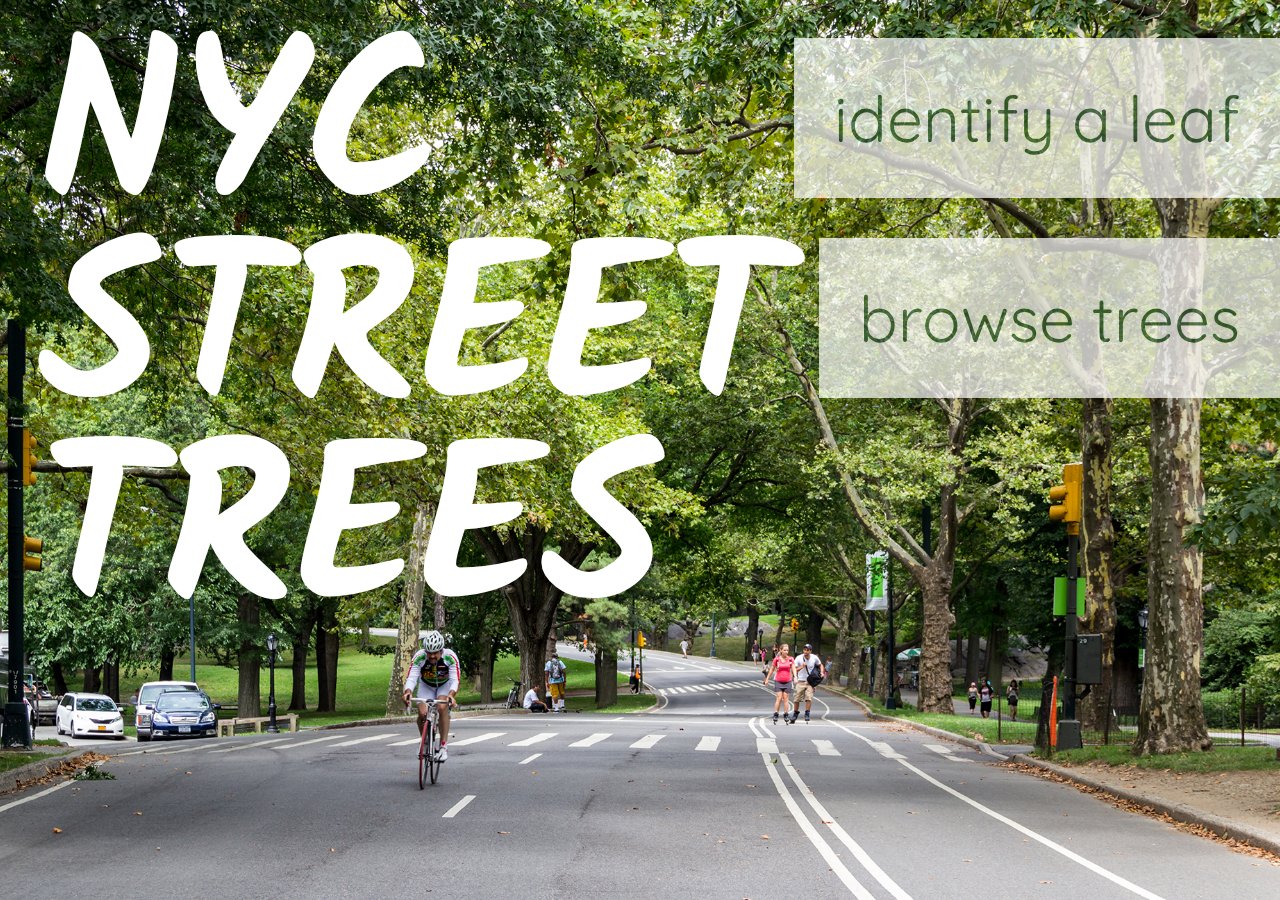
<file: trees/index.html>
<!DOCTYPE html>
<html>
  <head>
    <meta charset="utf-8">
    <link href="https://fonts.googleapis.com/css?family=Kalam" rel="stylesheet">
    <link href="https://fonts.googleapis.com/css?family=Quicksand" rel="stylesheet">
    <link rel="stylesheet" href="styles2.css">
    <title>NYC Street Trees</title>
    <meta name="viewport" content="width=device-width, initial-scale=1.0">
  </head>
  <body>
    <div class="elements">
      <div class="heading">
        <h1>NYC<br>STREET<br>TREES</h1>
      </div>

      <div class="choices">
        <a id="one" href="identify.html">identify a leaf</a>
        <a id="two" href="info-home.html">browse trees</a>
      </div>
    </div>

  </body>
</html>
</file>
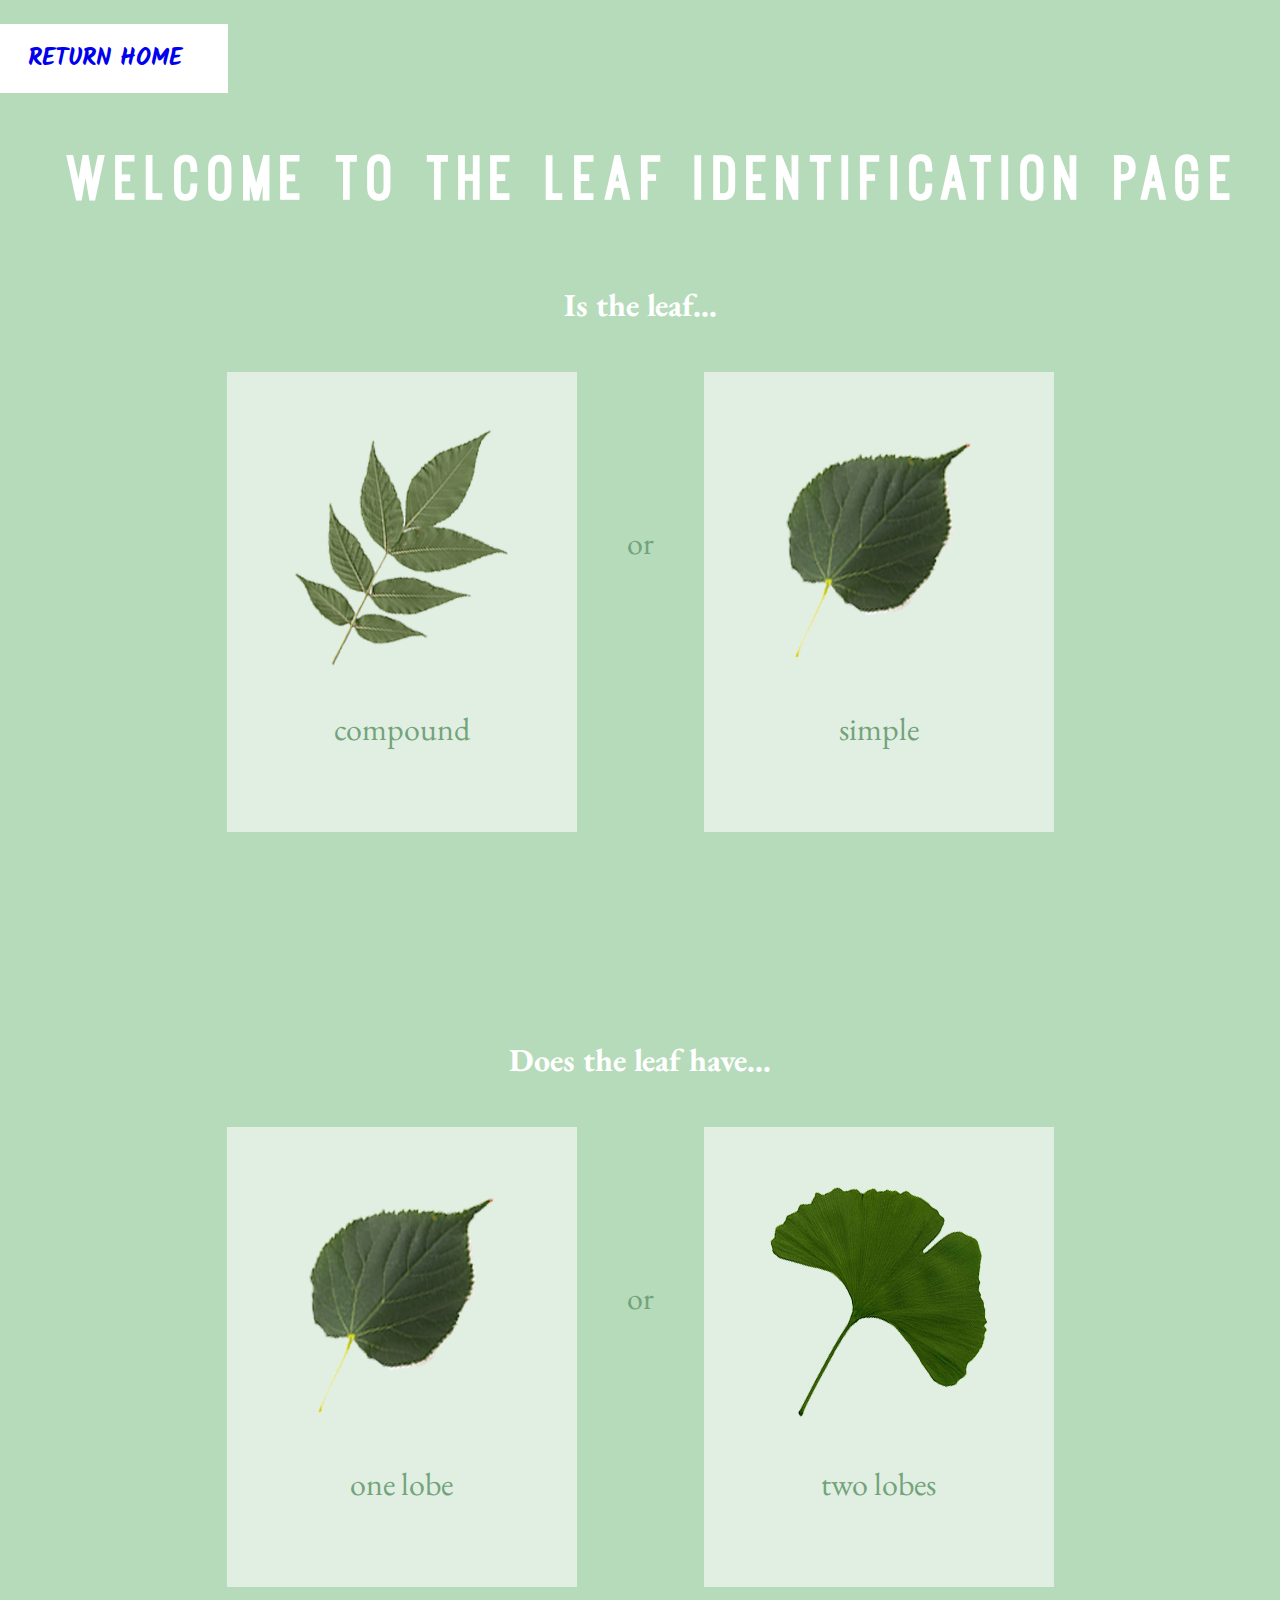
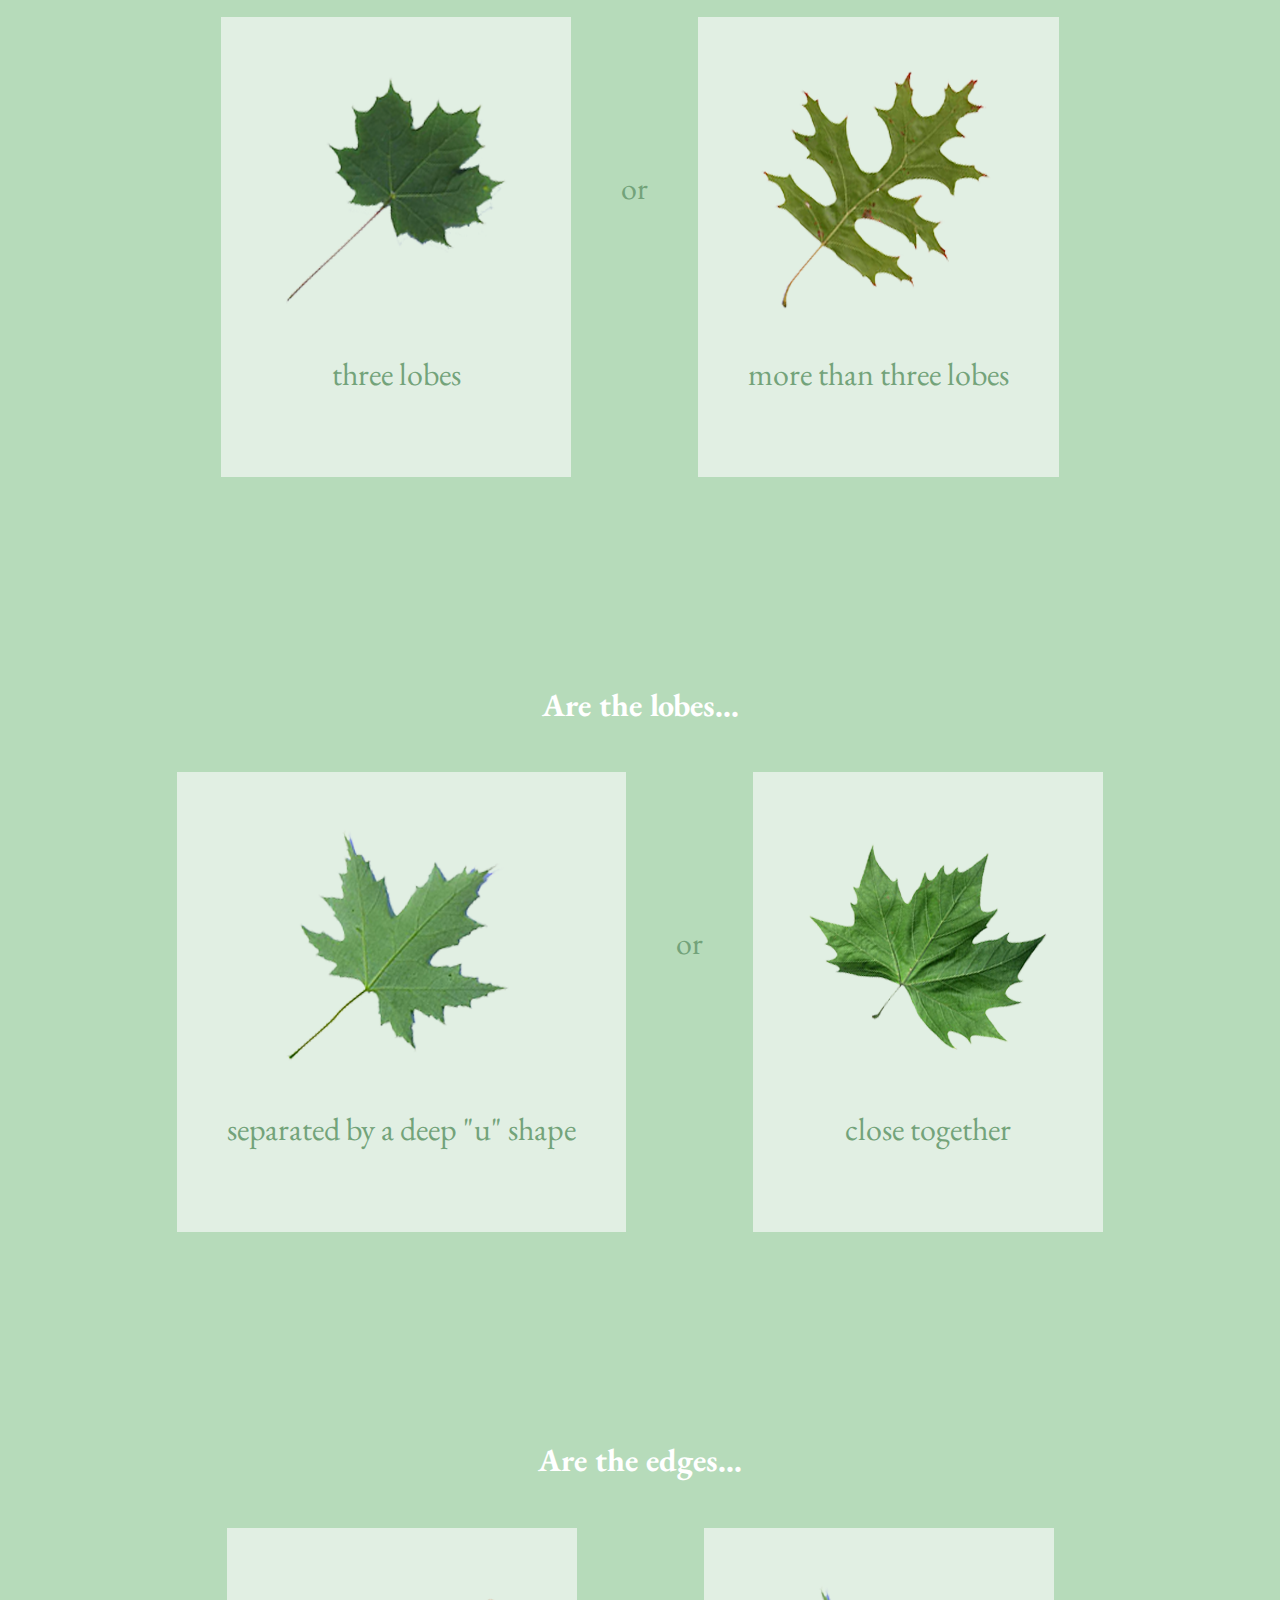
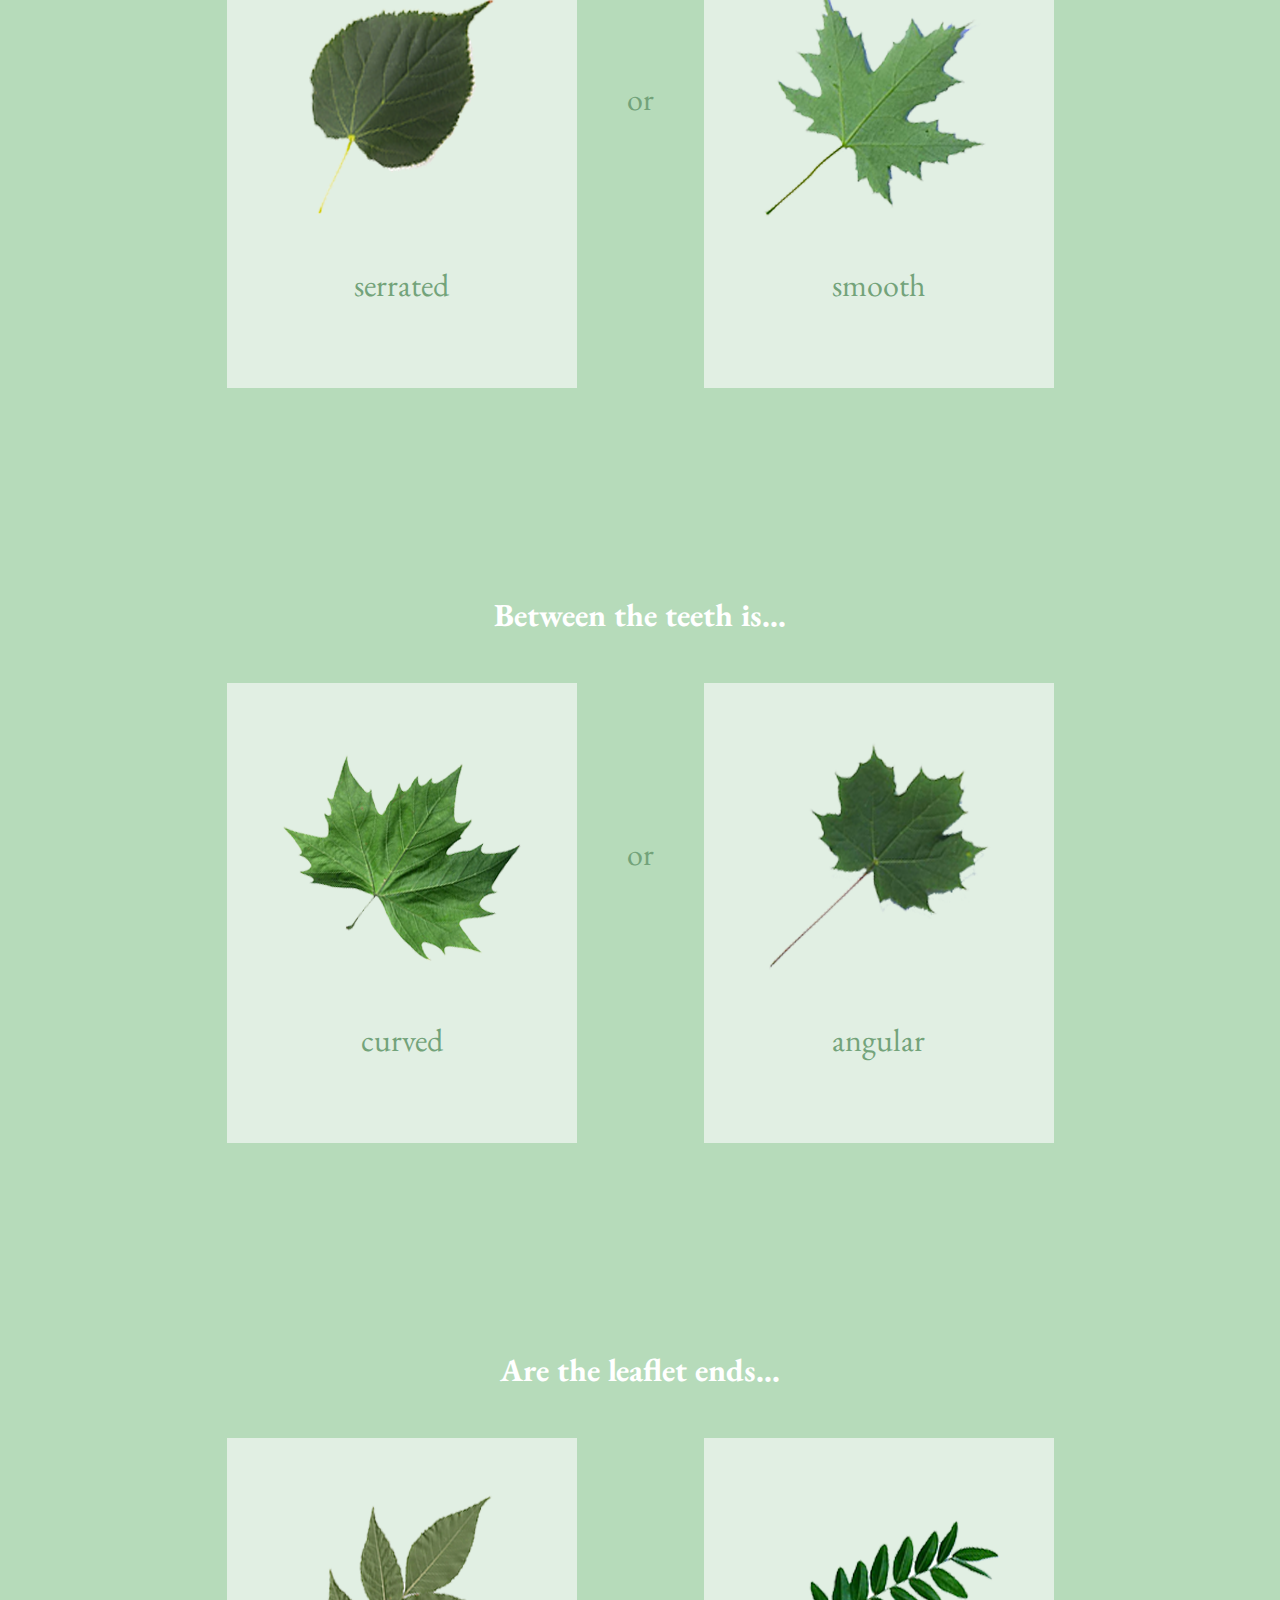
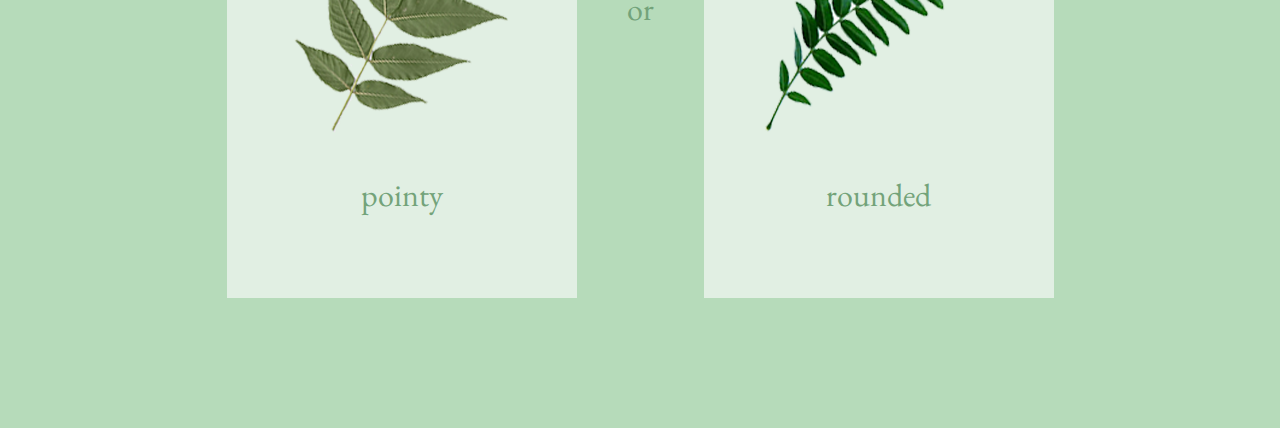
<file: trees/identify.html>
<!DOCTYPE html>
<html>
  <head>
    <meta charset="utf-8">
    <link href="https://fonts.googleapis.com/css?family=Kalam" rel="stylesheet">
    <link href="https://fonts.googleapis.com/css?family=Quicksand" rel="stylesheet">
    <link href="https://fonts.googleapis.com/css?family=EB+Garamond" rel="stylesheet">
    <link rel="stylesheet" href="styles4.css">
    <title>Leaf Identification</title>
    <meta name="viewport" content="width=device-width, initial-scale=1.0">
  </head>
  <body>

    <h3><a href="index.html" class="home">RETURN HOME</a></h3>
    <h1>welcome TO THE LEAF IDENTIFICATION PAGE</h1>


    <!-- COMPOUND CHOICES -->
    <div id="compound">
      <h2 id="no-top">Is the leaf...</h2>
      <div class="choices">
        <a href="#leaflet">
          <div class="choice">
            <img src="images/green-ash-leaf.png" alt="Compound Leaf">
            <p>compound</p>
          </div>
        </a>
        <p class="or">or</p>
        <a href="#lobes">
          <div class="choice">
            <img src="images/linden-leaf.png" alt="Simple Leaf">
            <p>simple</p>
          </div>
        </a>
      </div>
    </div>

    <!-- NUMBER OF LOBES CHOICES -->
    <div id="lobes">
      <h2>Does the leaf have...</h2>
      <div class="choices">

        <a href="#edges">
          <div class="choice">
            <img src="images/linden-leaf.png" alt="One Lobe">
            <p>one lobe</p>
          </div>
        </a>

        <p class="or">or</p>

        <a href="info.html#ginkgo">
          <div class="choice">
            <img src="images/ginkgo-leaf.png" alt="Two Lobes">
            <p>two lobes</p>
          </div>
        </a>
      </div>

      <div class="choices">
        <a href="#">
          <div class="choice">
            <img src="images/norway-maple-leaf.png" alt="Three Lobes">
            <p>three lobes</p>
          </div>
        </a>

        <p class="or">or</p>

        <a href="#leaflet">
          <div class="choice">
            <img src="images/oak-leaf.png" alt="More than Three Lobes">
            <p>more than three lobes</p>
          </div>
        </a>
      </div>
    </div>

    <!-- IN BETWEEN LOBES CHOICES -->
    <div id="u">
      <h2>Are the lobes...</h2>
      <div class="choices">
        <a href="#">
          <div class="choice">
            <img src="images/silver-maple-leaf.png" alt="Deep U">
            <p>separated by a deep "u" shape</p>
          </div>
        </a>
        <p class="or">or</p>
        <a href="#">
          <div class="choice">
            <img src="images/planetree-leaf.png" alt="Close Together">
            <p>close together</p>
          </div>
        </a>
      </div>
    </div>

    <!-- EDGES CHOICE -->
    <div id="edges">
      <h2>Are the edges...</h2>
      <div class="choices">
        <a href="#">
          <div class="choice">
            <img src="images/linden-leaf.png" alt="Serrated">
            <p>serrated</p>
          </div>
        </a>
        <p class="or">or</p>
        <a href="#">
          <div class="choice">
            <img src="images/silver-maple-leaf.png" alt="Smooth">
            <p>smooth</p>
          </div>
        </a>
      </div>
    </div>

    <!-- TEETH CHOICE -->
    <div id="teeth">
      <h2>Between the teeth is...</h2>
      <div class="choices">
        <a href="#">
          <div class="choice">
            <img src="images/planetree-leaf.png" alt="Curved">
            <p>curved</p>
          </div>
        </a>
        <p class="or">or</p>
        <a href="#">
          <div class="choice">
            <img src="images/norway-maple-leaf.png" alt="Angular">
            <p>angular</p>
          </div>
        </a>
      </div>
    </div>

    <!-- LEAFLET CHOICE -->
    <div id="leaflet">
      <h2>Are the leaflet ends...</h2>
      <div class="choices" id="more-bottom">
        <a href="info.html#ash">
          <div class="choice">
            <img src="images/green-ash-leaf.png" alt="Pointy">
            <p>pointy</p>
          </div>
        </a>
        <p class="or">or</p>
        <a href="info.html#locust">
          <div class="choice">
            <img src="images/locust-leaf.png" alt="rounded">
            <p>rounded</p>
          </div>
        </a>
      </div>
    </div>
  </body>
</html>
</file>
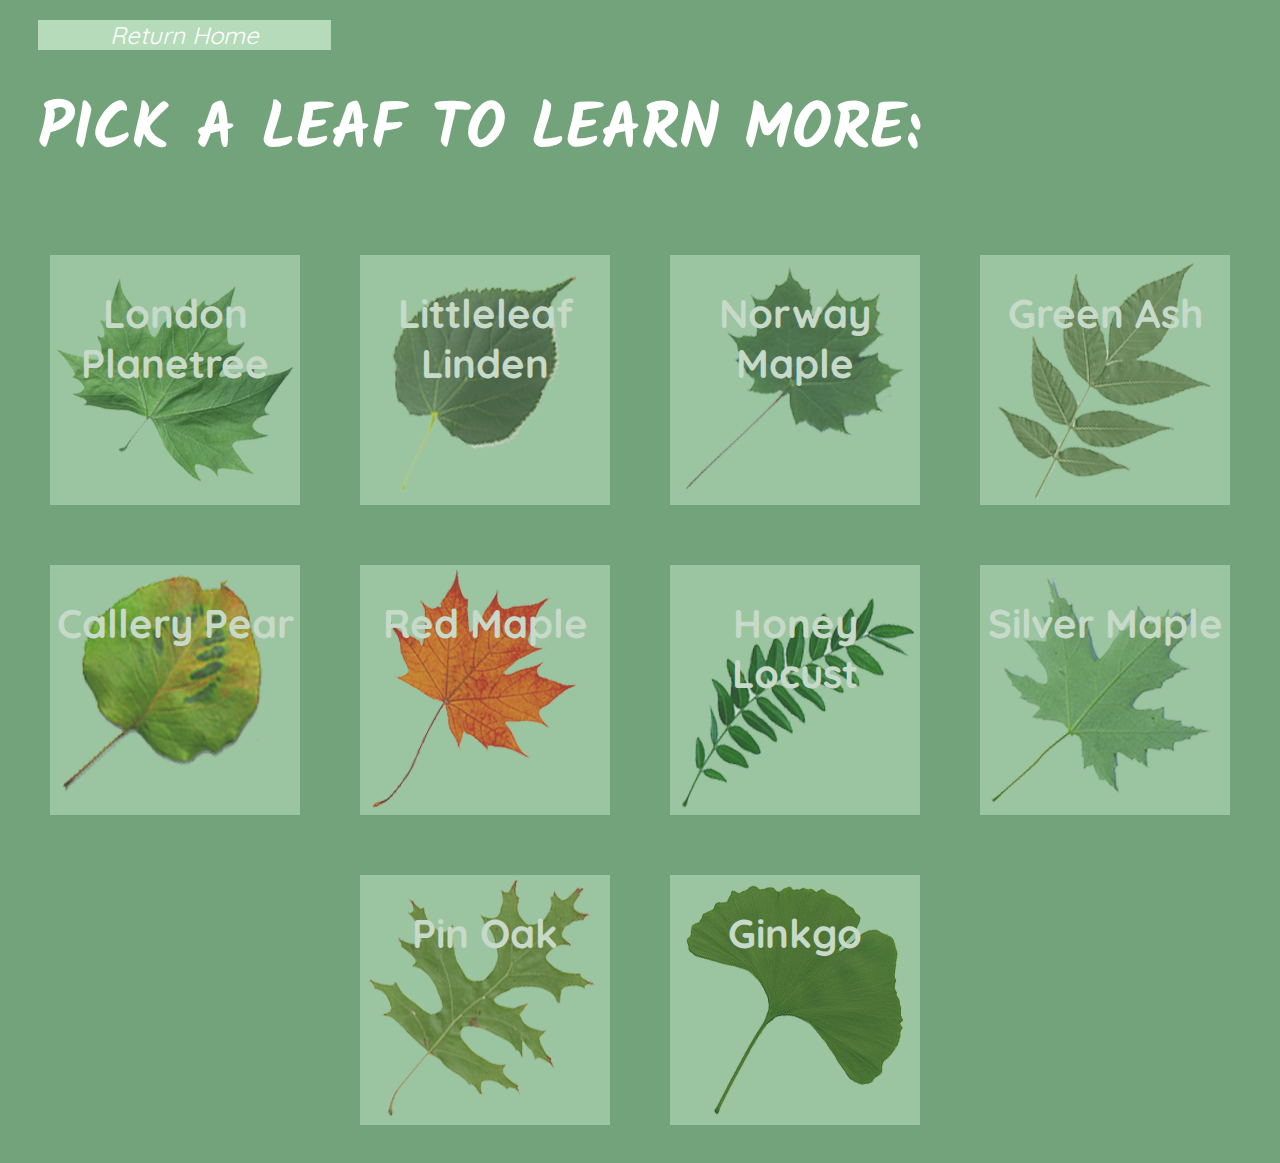
<file: trees/info-home.html>
<!DOCTYPE html>
<html>
  <head>
    <meta charset="utf-8">
    <link href="https://fonts.googleapis.com/css?family=Quicksand" rel="stylesheet">
    <link href="https://fonts.googleapis.com/css?family=Kalam" rel="stylesheet">
    <link rel="stylesheet" href="styles3.css">
    <title>Tree Info Home</title>
    <meta name="viewport" content="width=device-width, initial-scale=1.0">
  </head>
  <body>

    <div class="home">
      <a href="index.html">Return Home</a>
    </div>

    <h1>PICK A LEAF TO LEARN MORE:</h1>


    <div class="items">

      <a href="info.html#planetree">
        <div class="piclink">
          <h2>London Planetree</h2>
          <img src="images/planetree-leaf.png" width="250" height="250" alt="London Planetree">
        </div>
      </a>

      <a href="info.html#linden">
        <div class="piclink">
          <h2>Littleleaf Linden</h2>
          <img src="images/linden-leaf.png" width="250" height="250" alt="Littleleaf Linden">
        </div>
      </a>

      <a href="info.html#norway">
        <div class="piclink">
          <h2>Norway Maple</h2>
          <img src="images/norway-maple-leaf.png" width="250" height="250" alt="Norway Maple">
        </div>
      </a>

      <a href="info.html#ash">
        <div class="piclink">
          <h2>Green Ash</h2>
          <img src="images/green-ash-leaf.png" width="250" height="250" alt="Green Ash">
        </div>
      </a>

      <a href="info.html#pear">
        <div class="piclink">
          <h2>Callery Pear</h2>
          <img src="images/pear-leaf.png" width="250" height="250" alt="Callery Pear">
        </div>
      </a>

      <a href="info.html#red">
        <div class="piclink">
          <h2>Red Maple</h2>
          <img src="images/red-maple-leaf.png" width="250" height="250" alt="Red Maple">
        </div>
      </a>

      <a href="info.html#locust">
        <div class="piclink">
          <h2>Honey Locust</h2>
          <img src="images/locust-leaf.png" width="250" height="250" alt="Honey Locust">
        </div>
      </a>

      <a href="info.html#silver">
        <div class="piclink">
          <h2>Silver Maple</h2>
          <img src="images/silver-maple-leaf.png" width="250" height="250" alt="Silver Maple">
        </div>
      </a>

      <a href="info.html#oak">
        <div class="piclink">
          <h2>Pin Oak</h2>
          <img src="images/oak-leaf.png" width="250" height="250" alt="Pin Oak">
        </div>
      </a>

      <a href="info.html#ginkgo">
        <div class="piclink">
          <h2>Ginkgo</h2>
          <img src="images/ginkgo-leaf.png" width="250" height="250" alt="Ginkgo">
        </div>
      </a>

    </div>

  </body>
</html>
</file>
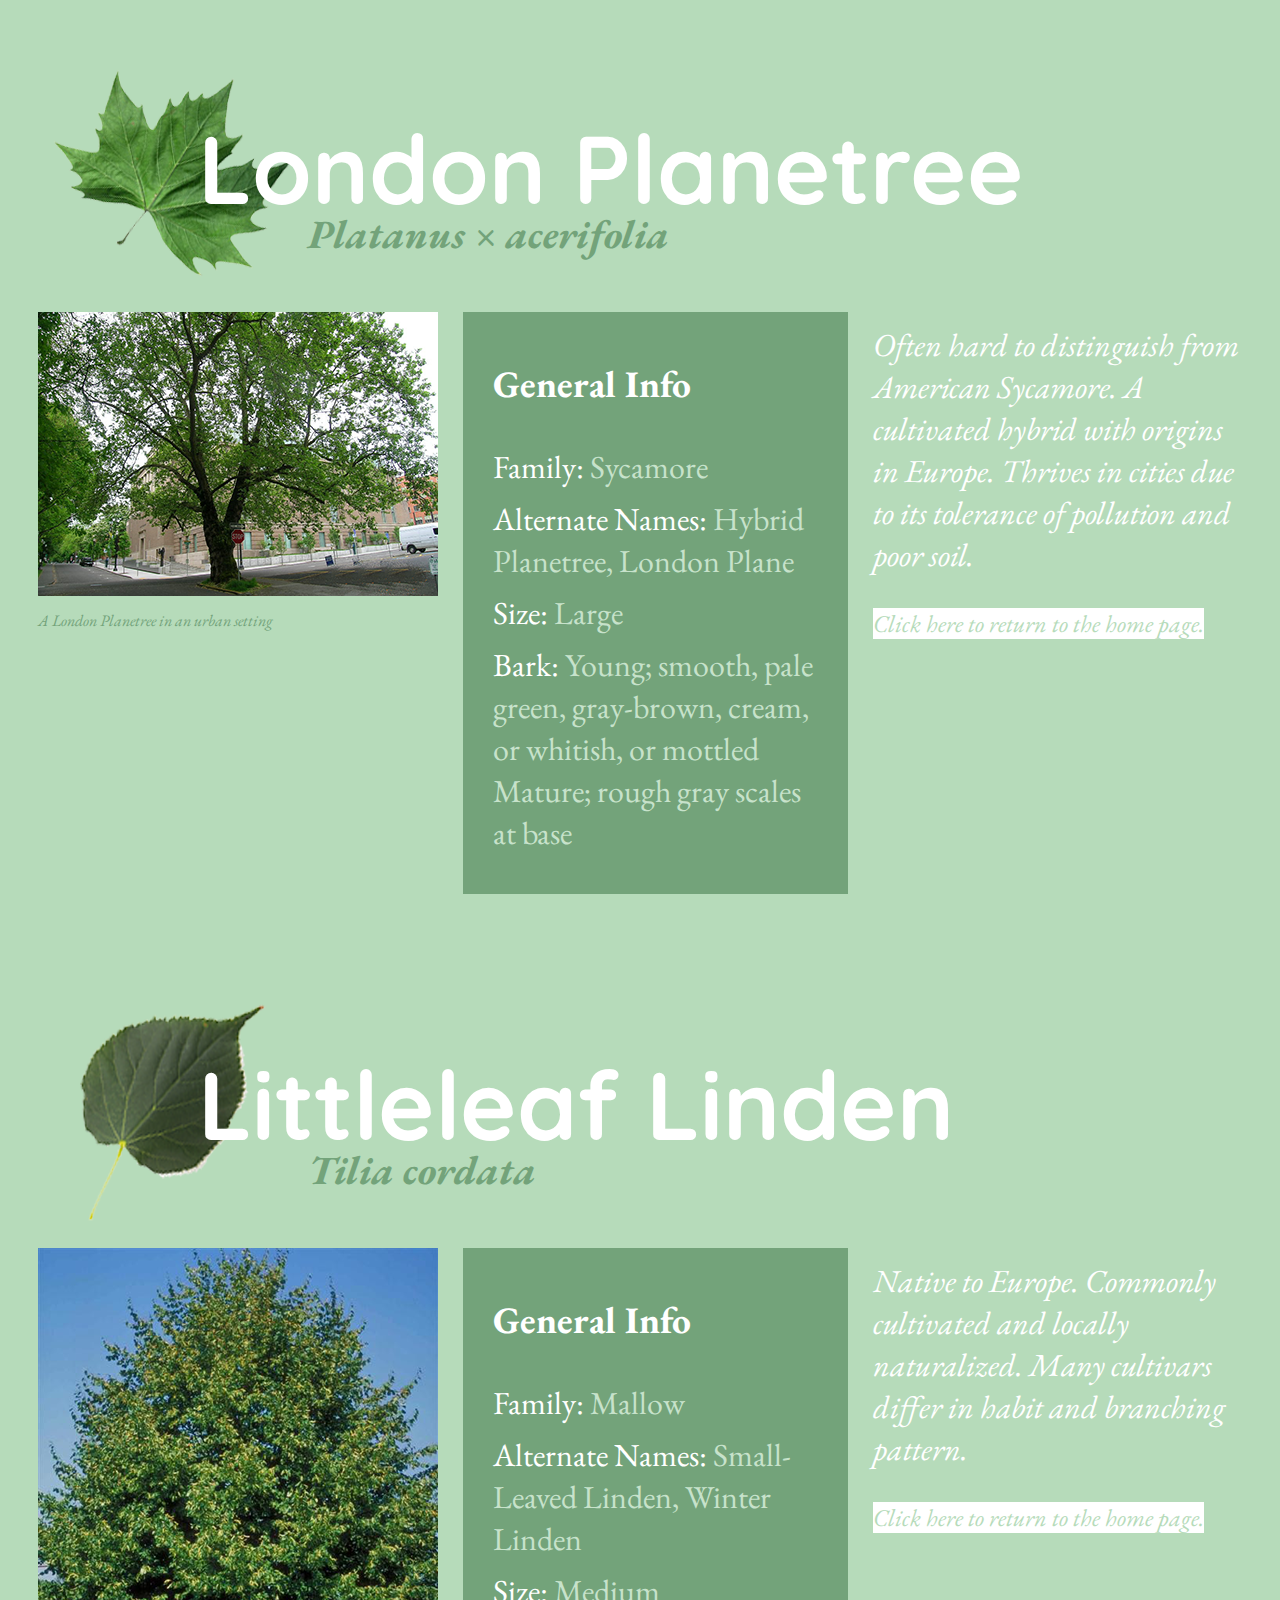
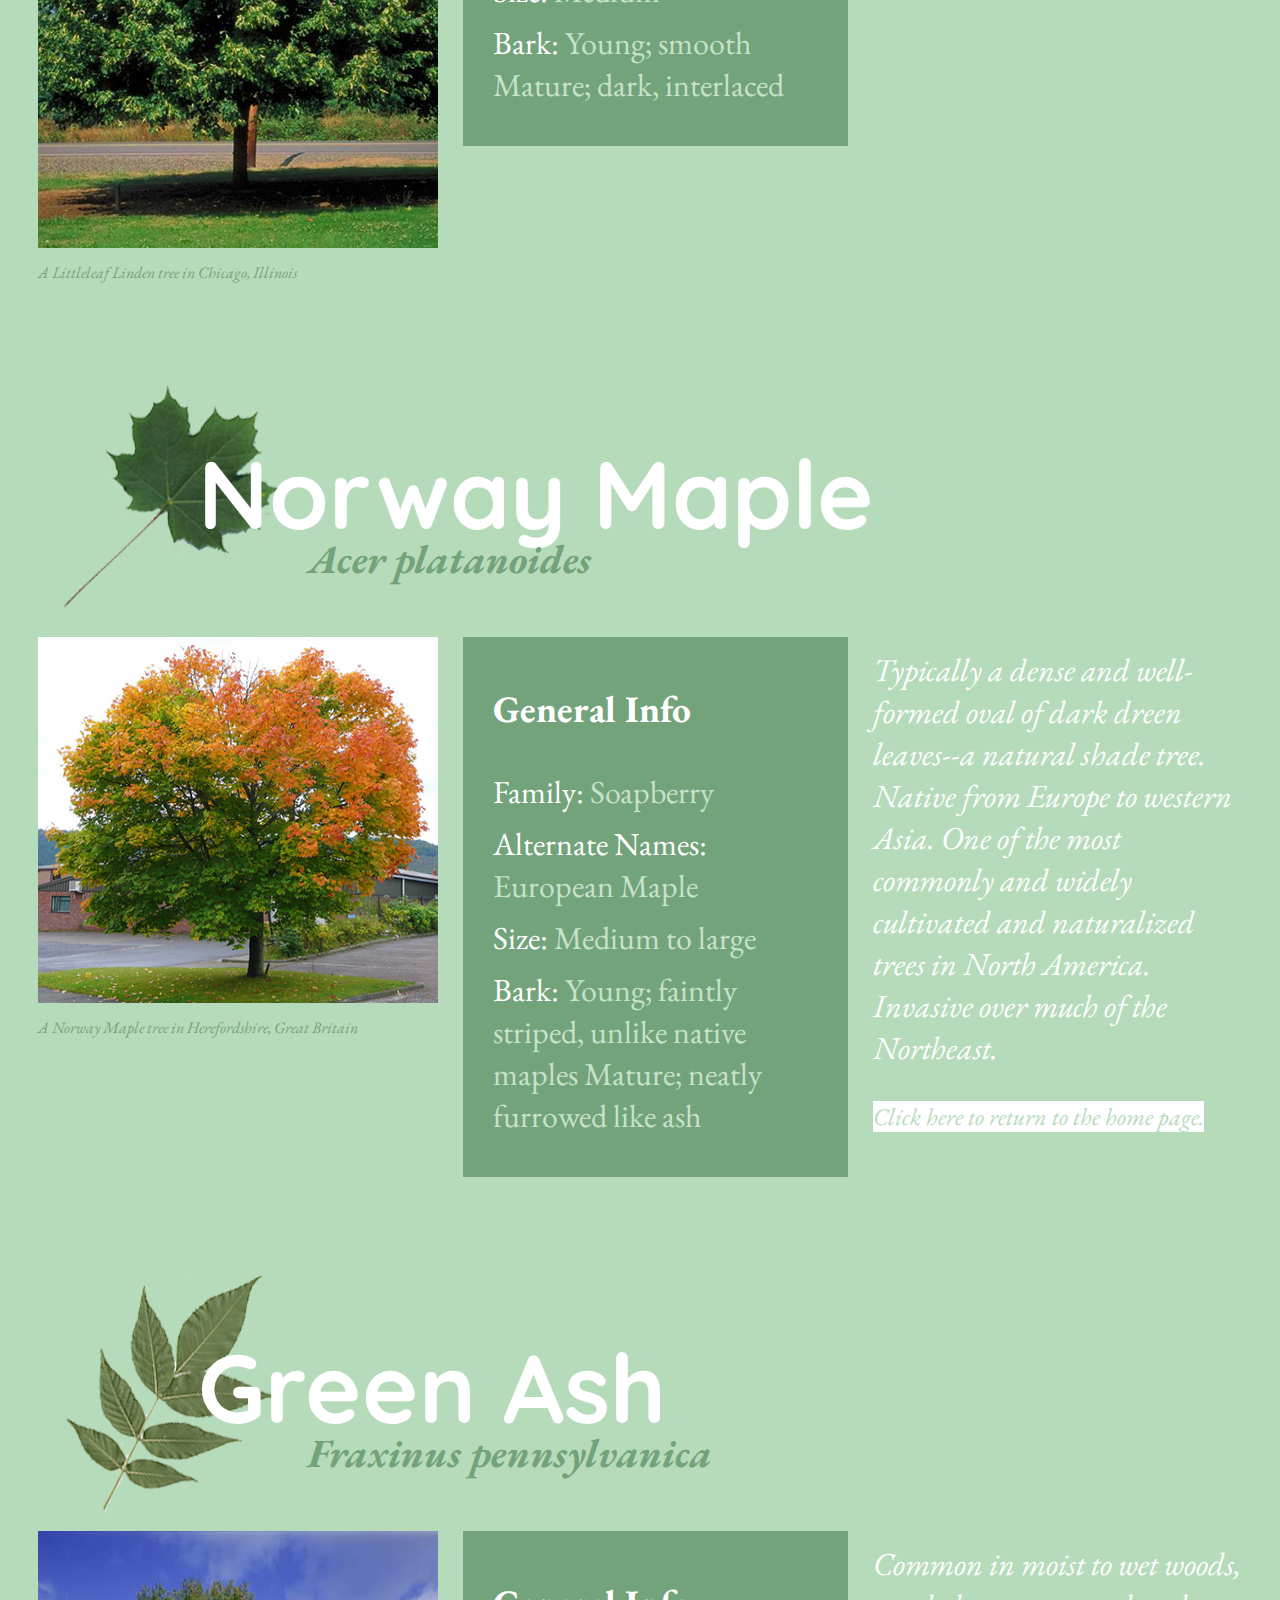
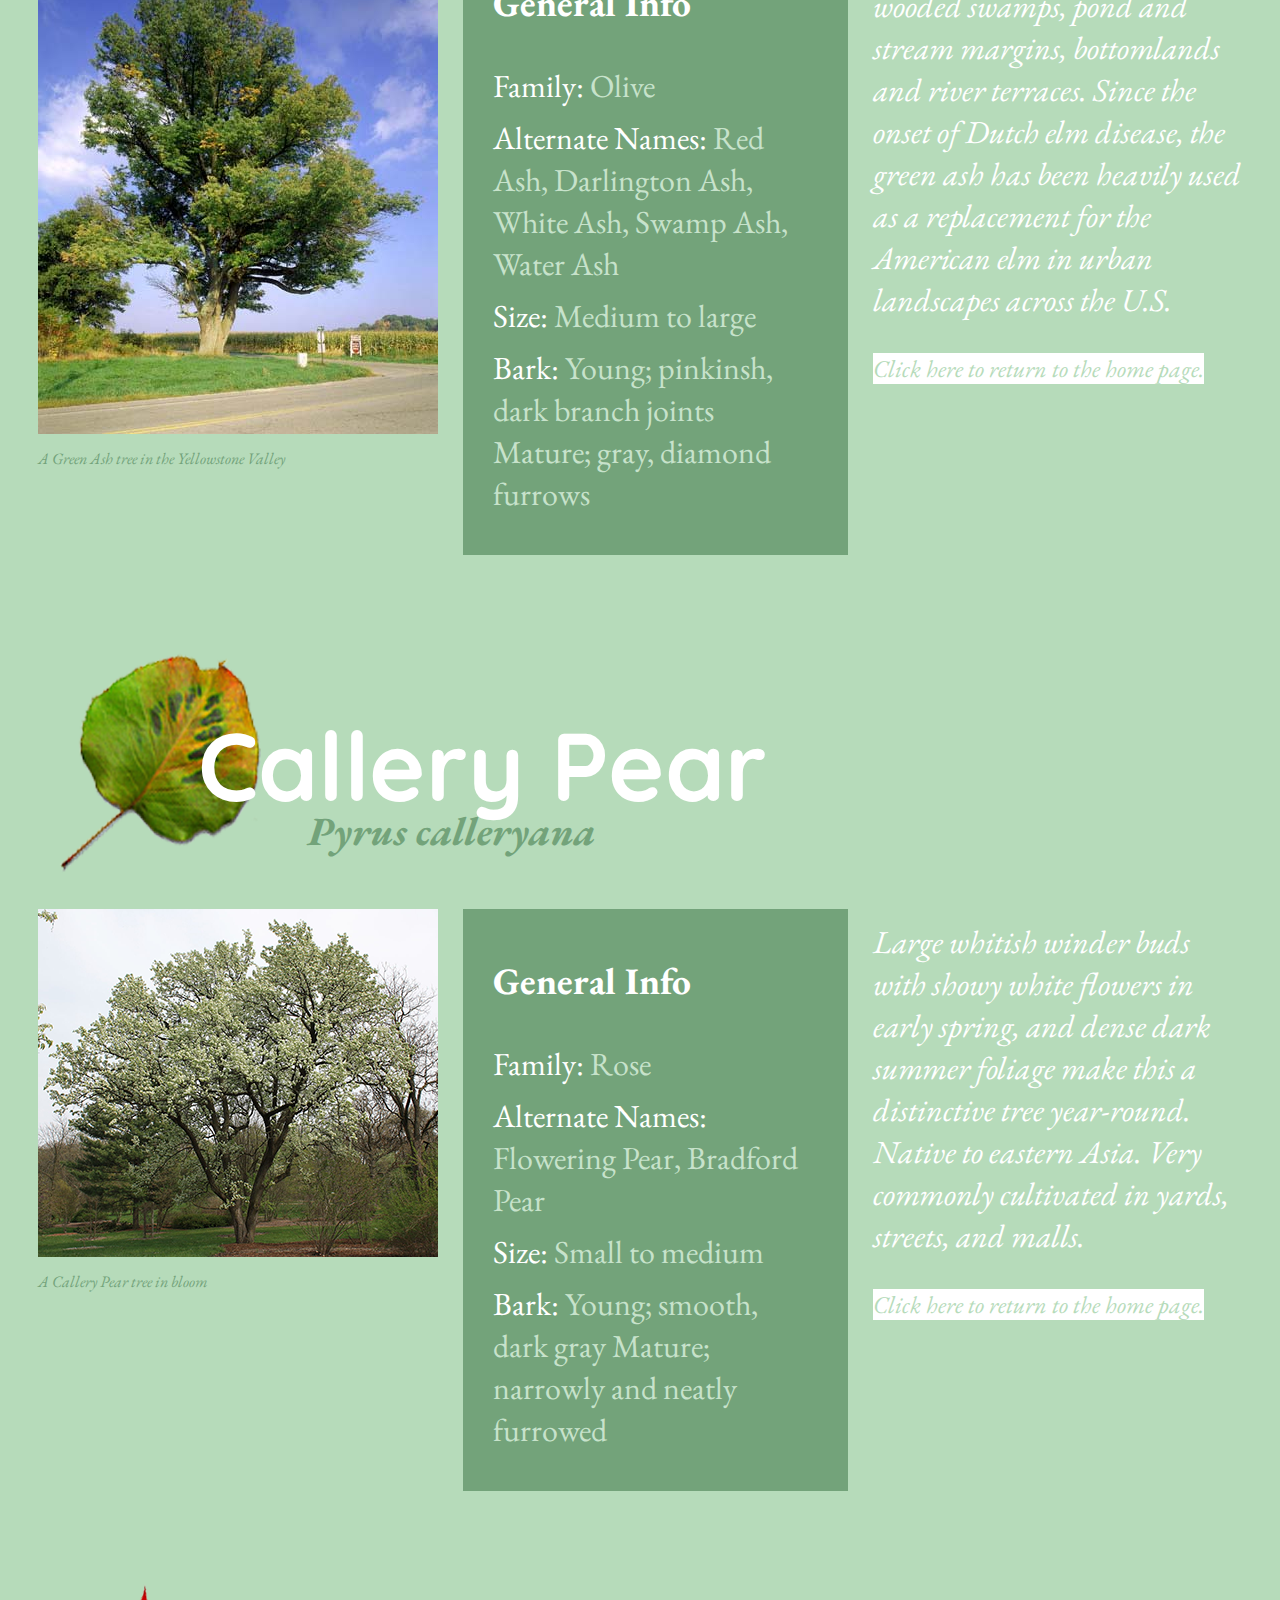
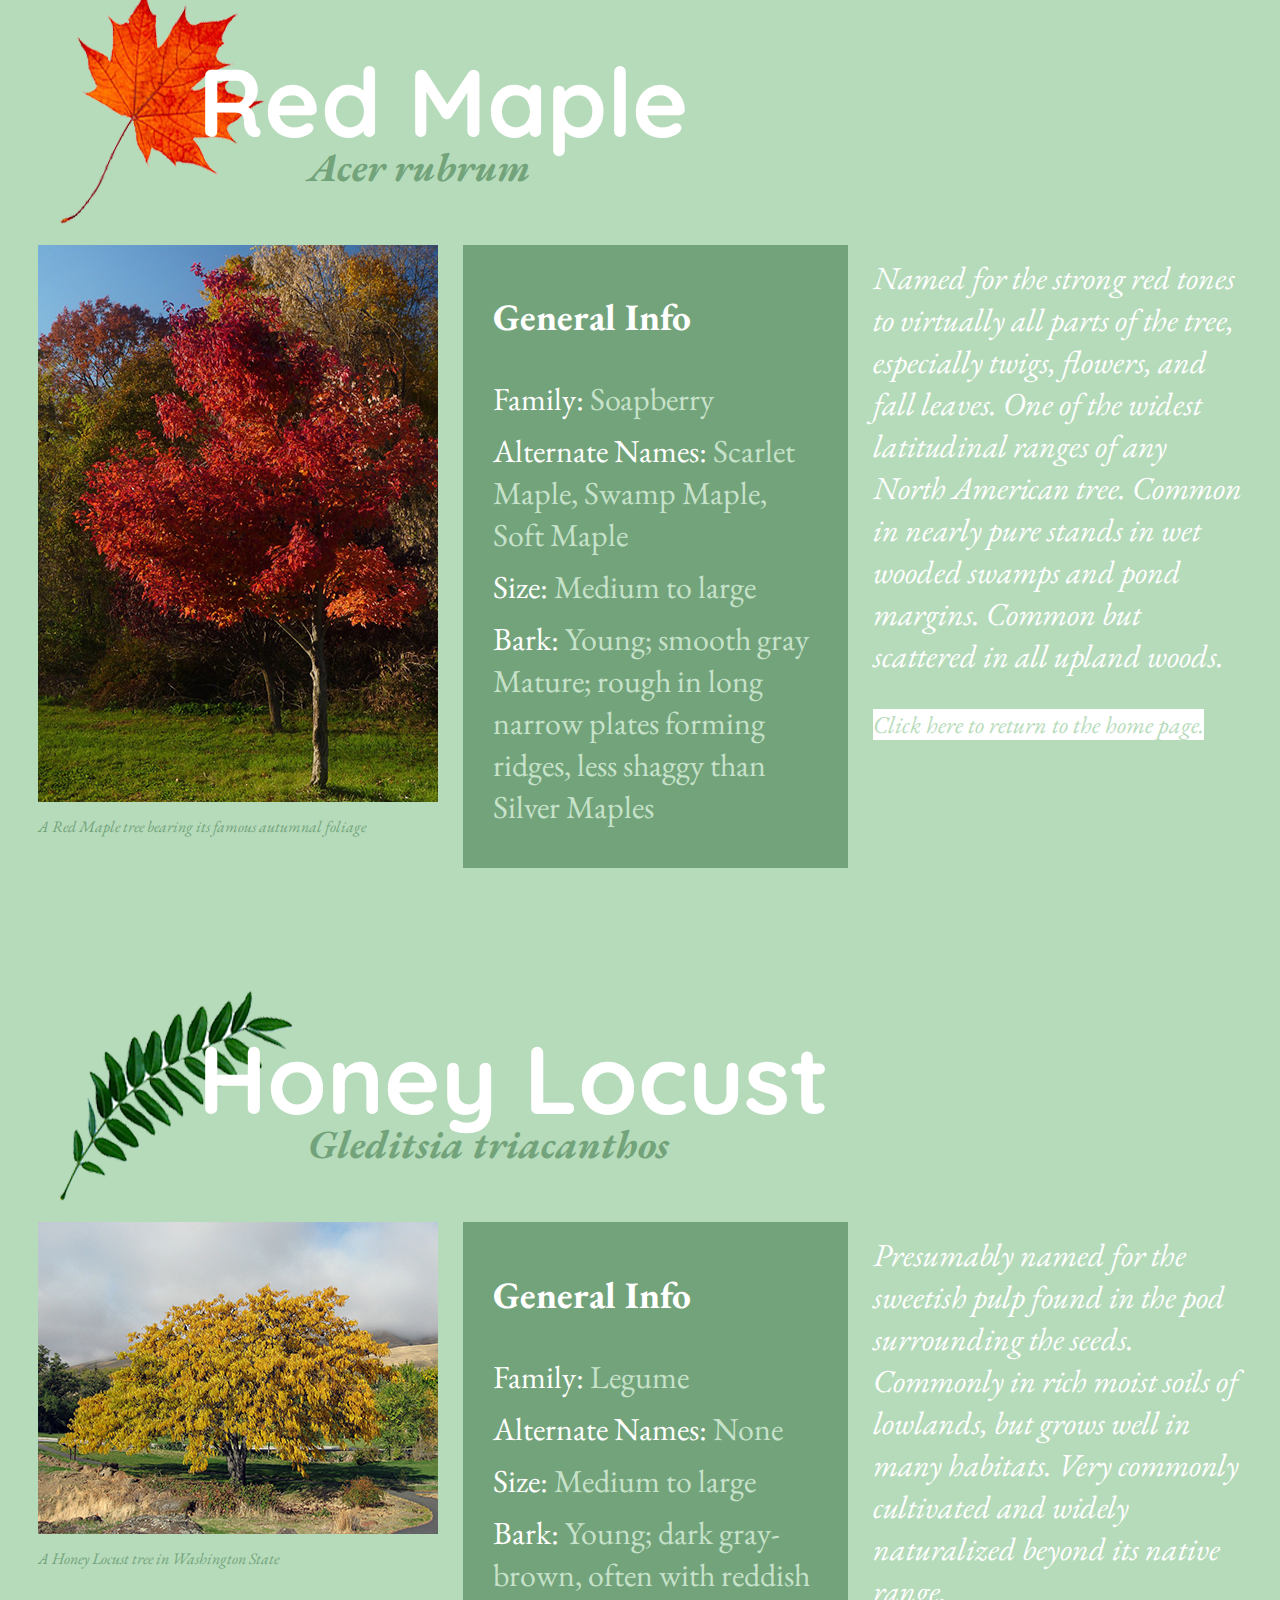
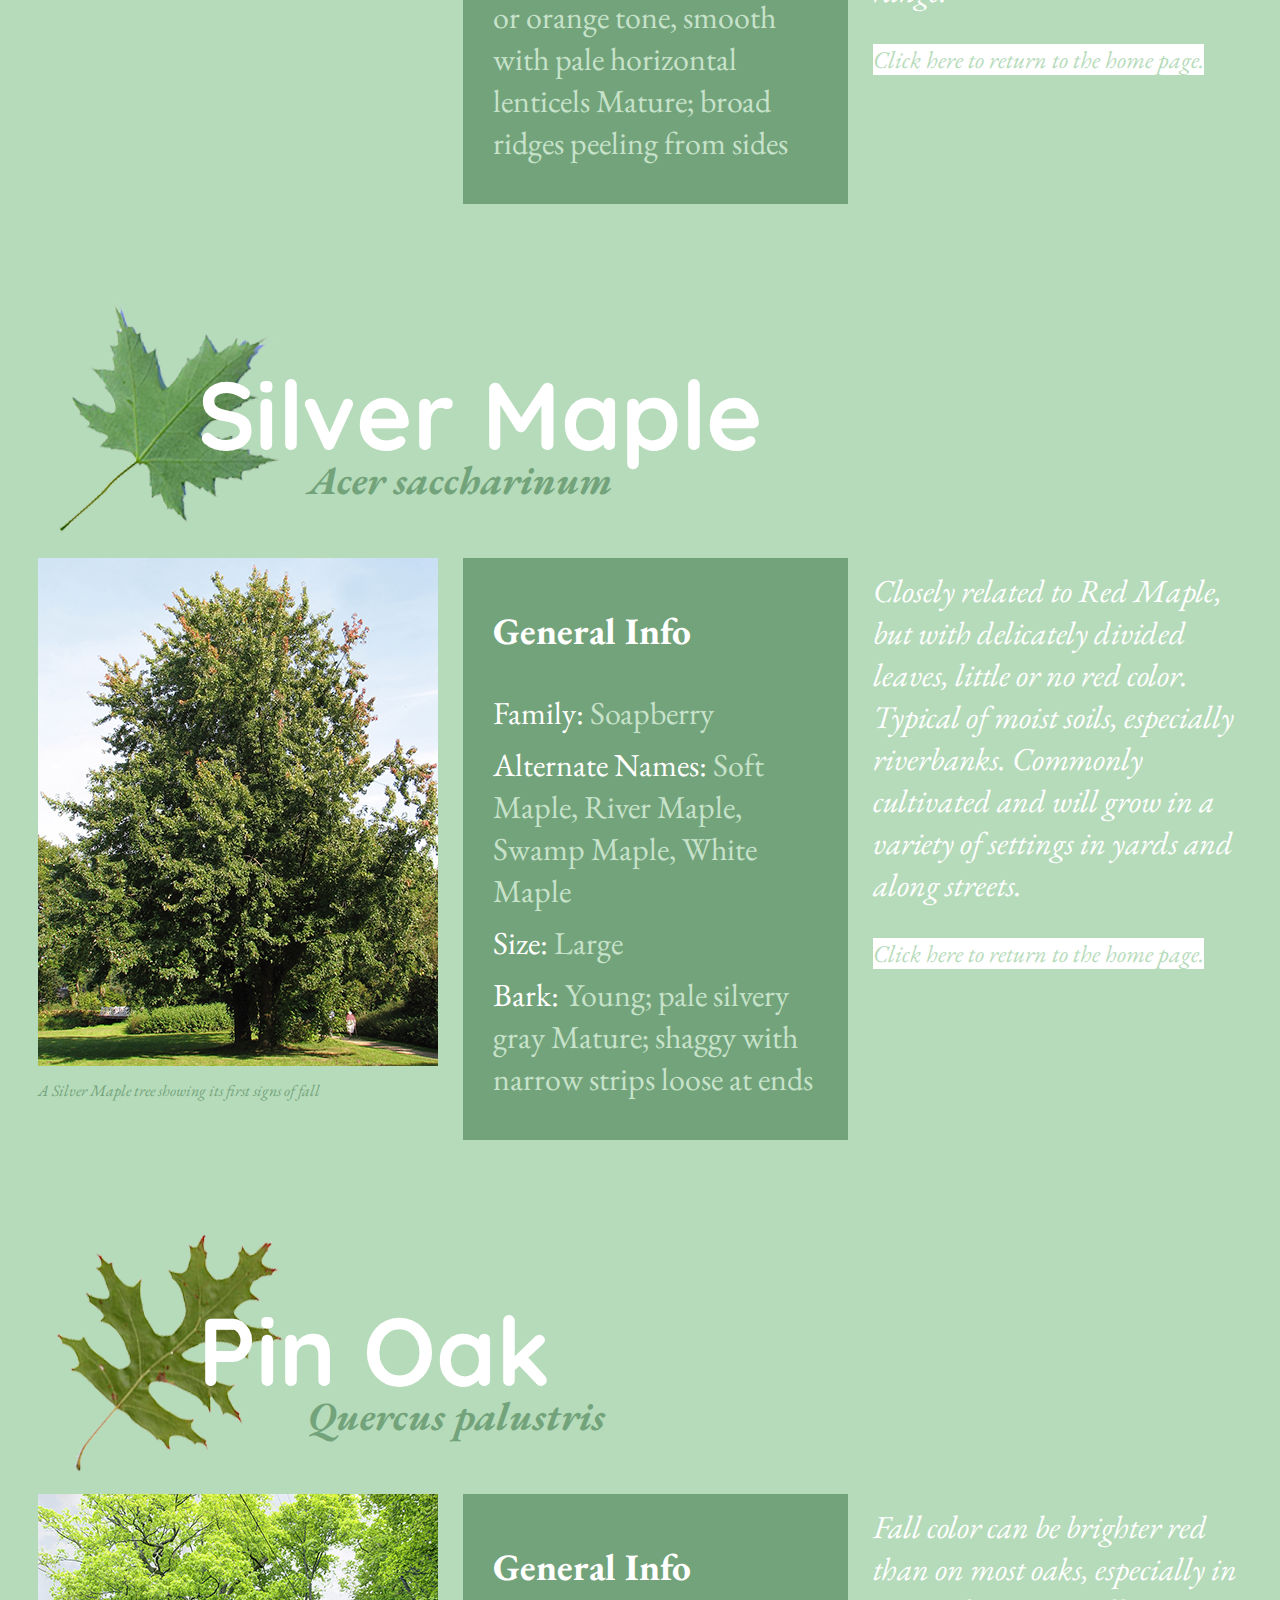
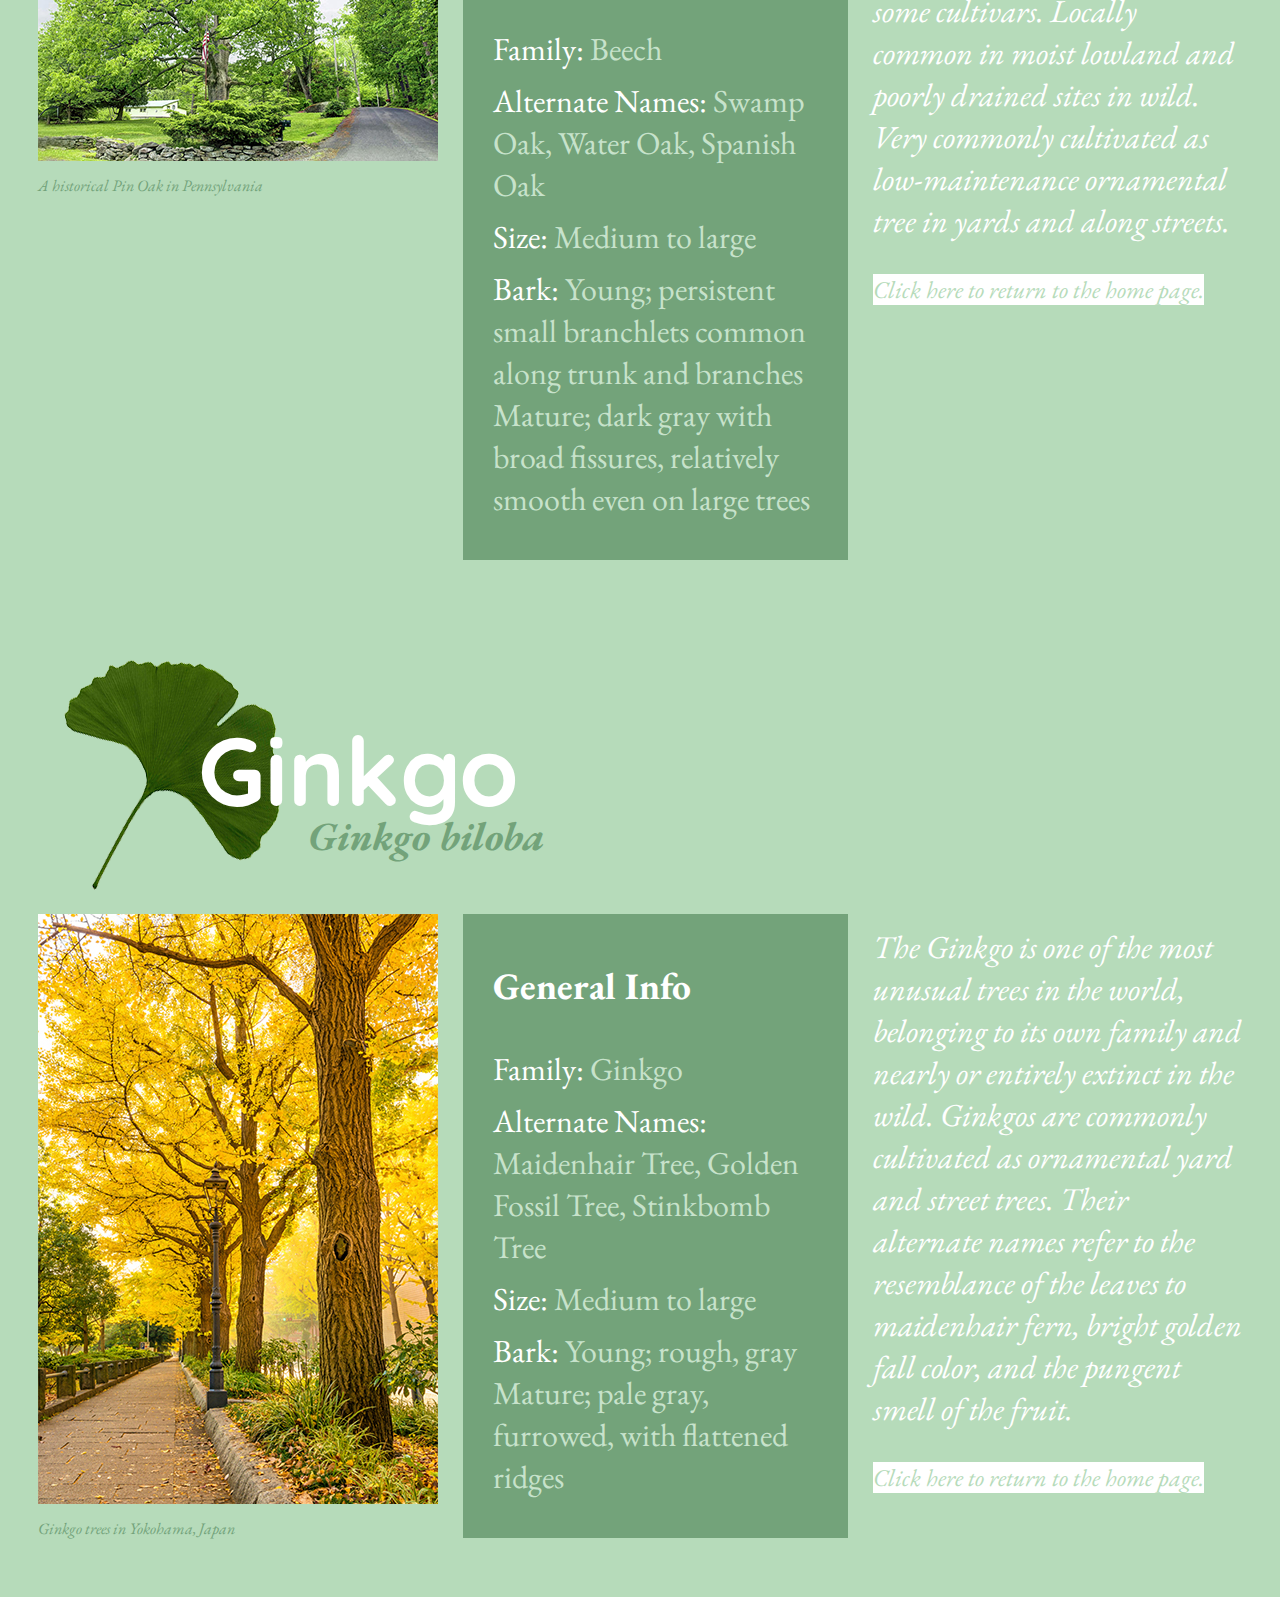
<file: trees/info.html>
<!DOCTYPE html>
<html>
  <head>
    <meta charset="utf-8">
    <title>Tree Info</title>
    <link href="https://fonts.googleapis.com/css?family=Quicksand" rel="stylesheet">
    <link href="https://fonts.googleapis.com/css?family=EB+Garamond" rel="stylesheet">
    <link rel="stylesheet" href="styles.css">
    <meta name="viewport" content="width=device-width, initial-scale=1.0">
  </head>
  <body>

    <!-- LONDON PLANETREE -->
    <div class= "chunk" id="planetree">
      <div class="heading">
        <img src="images/planetree-leaf.png" width="250" height="250" alt="London Planetree Leaf">
        <p class="name">London Planetree</p>
        <!-- CHANGE -->
        <h2 class="latin">Platanus × acerifolia</h2>
      </div>
      <div class="items">
        <div class="image">
          <img class="tree" src="images/planetree.png" srcset="images/planetree-2x.png 2x" width="400" height="284"
          alt="London Planetree">
          <p class="caption">A London Planetree in an urban setting</p>
        </div>
        <div class="info">
          <h3>General Info</h3>
          <ul>
            <!-- CHANGE -->
            <li><strong>Family:</strong> Sycamore</li>
            <li><strong>Alternate Names:</strong> Hybrid Planetree, London Plane</li>
            <li><strong>Size:</strong> Large</li>
            <li><strong>Bark:</strong> Young; smooth, pale green, gray-brown, cream, or whitish, or mottled Mature; rough gray scales at base</li>
          </ul>
        </div>

        <div class="text">
          <!-- CHANGE -->
          <p>Often hard to distinguish from American Sycamore. A cultivated hybrid
          with origins in Europe. Thrives in cities due to its tolerance of pollution
          and poor soil.</p>
          <p class="home"><a href="index.html"><span style= "background-color: white">Click here to return to the home page.</span></a></p>
        </div>
      </div>
    </div>

    <!-- LITTLELEAF LINDEN -->
    <div class= "chunk" id="linden">
      <div class="heading">
        <img src="images/linden-leaf.png" width="250" height="250" alt="Littleleaf Linden Leaf">
        <p class="name">Littleleaf Linden</p>
        <!-- CHANGE -->
        <h2 class="latin">Tilia cordata</h2>
      </div>
      <div class="items">
        <div class="image">
          <img class="tree" src="images/linden.png" srcset="images/linden-2x.png 2x" width="400" height="600"
          alt="Littleleaf Linden">
          <p class="caption">A Littleleaf Linden tree in Chicago, Illinois</p>
        </div>
        <div class="info">
          <h3>General Info</h3>
          <ul>
            <!-- CHANGE -->
            <li><strong>Family:</strong> Mallow</li>
            <li><strong>Alternate Names:</strong> Small-Leaved Linden, Winter Linden</li>
            <li><strong>Size:</strong> Medium</li>
            <li><strong>Bark:</strong> Young; smooth Mature; dark, interlaced</li>
          </ul>
        </div>

        <div class="text">
          <!-- CHANGE -->
          <p>Native to Europe. Commonly cultivated and locally naturalized. Many
          cultivars differ in habit and branching pattern.</p>
          <p class="home"><a href="index.html"><span style= "background-color: white">Click here to return to the home page.</span></a></p>
        </div>
      </div>
    </div>

    <!-- NORWAY MAPLE -->
    <div class= "chunk" id="norway">
      <div class="heading">
        <img src="images/norway-maple-leaf.png" width="250" height="250" alt="Norway Maple Leaf">
        <p class="name">Norway Maple</p>
        <!-- CHANGE -->
        <h2 class="latin">Acer platanoides</h2>
      </div>
      <div class="items">
        <div class="image">
          <img class="tree" src="images/norway-maple.png" srcset="images/norway-maple-2x.png 2x" width="400" height="366"
          alt="Norway Maple">
          <p class="caption">A Norway Maple tree in Herefordshire, Great Britain</p>
        </div>
        <div class="info">
          <h3>General Info</h3>
          <ul>
            <!-- CHANGE -->
            <li><strong>Family:</strong> Soapberry</li>
            <li><strong>Alternate Names:</strong> European Maple</li>
            <li><strong>Size:</strong> Medium to large</li>
            <li><strong>Bark:</strong> Young; faintly striped, unlike native maples Mature; neatly furrowed like ash</li>
          </ul>
        </div>

        <div class="text">
          <!-- CHANGE -->
          <p>Typically a dense and well-formed oval of dark dreen leaves--a natural
          shade tree. Native from Europe to western Asia. One of the most commonly
          and widely cultivated and naturalized trees in North America. Invasive
          over much of the Northeast.</p>
          <p class="home"><a href="index.html"><span style= "background-color: white">Click here to return to the home page.</span></a></p>
        </div>
      </div>
    </div>

    <!-- GREEN ASH -->
    <div class= "chunk" id="ash">
      <div class="heading">
        <img src="images/green-ash-leaf.png" width="250" height="250" alt="Green Ash Leaf">
        <p class="name">Green Ash</p>
        <h2 class="latin">Fraxinus pennsylvanica</h2>
      </div>
      <div class="items">
        <div class="image">
          <img class="tree" src="images/green-ash.jpg" width="400" height="503"
          alt="Green Ash">
          <p class="caption">A Green Ash tree in the Yellowstone Valley</p>
        </div>
        <div class="info">
          <h3>General Info</h3>
          <ul>
            <li><strong>Family:</strong> Olive</li>
            <li><strong>Alternate Names:</strong> Red Ash, Darlington Ash, White Ash, Swamp Ash, Water
              Ash</li>
            <li><strong>Size:</strong> Medium to large</li>
            <li><strong>Bark:</strong> Young; pinkinsh, dark branch joints Mature; gray, diamond
              furrows</li>
          </ul>
        </div>

        <div class="text">
          <p>Common in moist to wet woods, wooded swamps, pond and stream margins,
            bottomlands and river terraces. Since the onset of Dutch elm disease, the
            green ash has been heavily used as a replacement for the American elm in
            urban landscapes across the U.S.</p>
          <p class="home"><a href="index.html"><span style= "background-color: white">Click here to return to the home page.</span></a></p>
        </div>
      </div>
    </div>

    <!-- CALLERY PEAR -->
    <div class= "chunk" id="pear">
      <div class="heading">
        <img src="images/pear-leaf.png" width="250" height="250" alt="Callery Pear Leaf">
        <p class="name">Callery Pear</p>
        <!-- CHANGE -->
        <h2 class="latin">Pyrus calleryana</h2>
      </div>
      <div class="items">
        <div class="image">
          <img class="tree" src="images/pear.png" srcset="images/pear-2x.png 2x" width="400" height="348"
          alt="Callery Pear">
          <p class="caption">A Callery Pear tree in bloom</p>
        </div>
        <div class="info">
          <h3>General Info</h3>
          <ul>
            <!-- CHANGE -->
            <li><strong>Family:</strong> Rose</li>
            <li><strong>Alternate Names:</strong> Flowering Pear, Bradford Pear</li>
            <li><strong>Size:</strong> Small to medium</li>
            <li><strong>Bark:</strong> Young; smooth, dark gray Mature; narrowly and neatly furrowed</li>
          </ul>
        </div>

        <div class="text">
          <!-- CHANGE -->
          <p>Large whitish winder buds with showy white flowers in early spring, and dense
          dark summer foliage make this a distinctive tree year-round. Native to eastern
          Asia. Very commonly cultivated in yards, streets, and malls.</p>
          <p class="home"><a href="index.html"><span style= "background-color: white">Click here to return to the home page.</span></a></p>
        </div>
      </div>
    </div>

    <!-- RED MAPLE -->
    <div class= "chunk" id="red">
      <div class="heading">
        <img src="images/red-maple-leaf.png" width="250" height="250" alt="Red Maple Leaf">
        <p class="name">Red Maple</p>
        <!-- CHANGE -->
        <h2 class="latin">Acer rubrum</h2>
      </div>
      <div class="items">
        <div class="image">
          <img class="tree" src="images/red-maple.png" srcset="images/red-maple-2x.png 2x" width="400" height="557"
          alt="Red Maple Tree">
          <p class="caption">A Red Maple tree bearing its famous autumnal foliage</p>
        </div>
        <div class="info">
          <h3>General Info</h3>
          <ul>
            <!-- CHANGE -->
            <li><strong>Family:</strong> Soapberry</li>
            <li><strong>Alternate Names:</strong> Scarlet Maple, Swamp Maple, Soft Maple</li>
            <li><strong>Size:</strong> Medium to large</li>
            <li><strong>Bark:</strong> Young; smooth gray Mature; rough in long narrow plates forming ridges, less shaggy than Silver Maples</li>
          </ul>
        </div>
        <div class="text">
          <!-- CHANGE -->
          <p>Named for the strong red tones to virtually all parts of the tree, especially
          twigs, flowers, and fall leaves. One of the widest latitudinal ranges of
          any North American tree. Common in nearly pure stands in wet wooded swamps and pond
          margins. Common but scattered in all upland woods.</p>
          <p class="home"><a href="index.html"><span style= "background-color: white">Click here to return to the home page.</span></a></p>
        </div>
      </div>
    </div>

    <!-- HONEY LOCUST -->
    <div class= "chunk" id="locust">
      <div class="heading">
        <img src="images/locust-leaf.png" width="250" height="250" alt="Honey Locust Leaf">
        <p class="name">Honey Locust</p>
        <!-- CHANGE -->
        <h2 class="latin">Gleditsia triacanthos</h2>
      </div>
      <div class="items">
        <div class="image">
          <img class="tree" src="images/locust.png" srcset="images/locust-2x.png 2x" width="400" height="312"
          alt="Honey Locust Tree">
          <p class="caption">A Honey Locust tree in Washington State</p>
        </div>
        <div class="info">
          <h3>General Info</h3>
          <ul>
            <!-- CHANGE -->
            <li><strong>Family:</strong> Legume</li>
            <li><strong>Alternate Names:</strong> None</li>
            <li><strong>Size:</strong> Medium to large</li>
            <li><strong>Bark:</strong> Young; dark gray-brown, often with reddish or orange tone, smooth
            with pale horizontal lenticels Mature; broad ridges peeling from sides</li>
          </ul>
        </div>
        <div class="text">
          <!-- CHANGE -->
          <p>Presumably named for the sweetish pulp found in the pod surrounding
           the seeds. Commonly in rich moist soils of lowlands, but grows well in
          many habitats. Very commonly cultivated and widely naturalized beyond
          its native range.</p>
          <p class="home"><a href="index.html"><span style= "background-color: white">Click here to return to the home page.</span></a></p>
        </div>
      </div>
    </div>

    <!-- SILVER MAPLE -->
    <div class= "chunk" id="silver">
      <div class="heading">
        <img src="images/silver-maple-leaf.png" width="250" height="250" alt="Silver Maple Leaf">
        <p class="name">Silver Maple</p>
        <!-- CHANGE -->
        <h2 class="latin">Acer saccharinum</h2>
      </div>
      <div class="items">
        <div class="image">
          <img class="tree" src="images/silver-maple.png" srcset="images/silver-maple-2x 2x" width="400" height="508"
          alt="Silver Maple Tree">
          <p class="caption">A Silver Maple tree showing its first signs of fall</p>
        </div>
        <div class="info">
          <h3>General Info</h3>
          <ul>
            <!-- CHANGE -->
            <li><strong>Family:</strong> Soapberry</li>
            <li><strong>Alternate Names:</strong> Soft Maple, River Maple, Swamp Maple,
            White Maple</li>
            <li><strong>Size:</strong> Large</li>
            <li><strong>Bark:</strong> Young; pale silvery gray Mature; shaggy with narrow strips loose at ends</li>
          </ul>
        </div>
        <div class="text">
          <!-- CHANGE -->
          <p>Closely related to Red Maple, but with delicately divided leaves,
          little or no red color. Typical of moist soils, especially riverbanks.
          Commonly cultivated and will grow in a variety of settings in yards and
           along streets.</p>
          <p class="home"><a href="index.html"><span style= "background-color: white">Click here to return to the home page.</span></a></p>
        </div>
      </div>
    </div>

    <!-- PIN OAK -->
    <div class= "chunk" id="oak">
      <div class="heading">
        <img src="images/oak-leaf.png" width="250" height="250" alt="Pink Oak Leaf">
        <p class="name">Pin Oak</p>
        <!-- CHANGE -->
        <h2 class="latin">Quercus palustris</h2>
      </div>
      <div class="items">
        <div class="image">
          <img class="tree" src="images/oak.png" width="400" height="267"
          alt="Pin Oak Tree">
          <p class="caption">A historical Pin Oak in Pennsylvania</p>
        </div>
        <div class="info">
          <h3>General Info</h3>
          <ul>
            <!-- CHANGE -->
            <li><strong>Family:</strong> Beech</li>
            <li><strong>Alternate Names:</strong> Swamp Oak, Water Oak, Spanish Oak</li>
            <li><strong>Size:</strong> Medium to large</li>
            <li><strong>Bark:</strong> Young; persistent small branchlets common
              along trunk and branches Mature; dark gray with broad fissures, relatively
              smooth even on large trees</li>
          </ul>
        </div>
        <div class="text">
          <!-- CHANGE -->
          <p>Fall color can be brighter red than on most oaks, especially in some
           cultivars. Locally common in moist lowland and poorly drained sites in
          wild. Very commonly cultivated as low-maintenance ornamental tree in yards
          and along streets.</p>
          <p class="home"><a href="index.html"><span style= "background-color: white">Click here to return to the home page.</span></a></p>
        </div>
      </div>
    </div>

    <!-- GINKGO -->
    <div class="chunk" id="ginkgo">
      <div class="heading">
        <img src="images/ginkgo-leaf.png" width="250" height="250" alt="Ginkgo Leaf">
        <p class="name">Ginkgo</p>
        <h2 class="latin">Ginkgo biloba</h2>
      </div>
      <div class="items">
        <div class="image">
          <img class="tree" src="images/ginkgo.jpg" srcset="images/ginkgo-2x.jpg 2x" width="400" height="590"
          alt="Ginkgo">
          <p class="caption">Ginkgo trees in Yokohama, Japan</p>
        </div>
        <div class="info">
          <h3>General Info</h3>
          <ul>
            <li><strong>Family:</strong> Ginkgo</li>
            <li><strong>Alternate Names:</strong> Maidenhair Tree, Golden Fossil Tree,
              Stinkbomb Tree</li>
            <li><strong>Size:</strong> Medium to large</li>
            <li><strong>Bark:</strong> Young; rough, gray Mature; pale gray,
              furrowed, with flattened ridges</li>
          </ul>
        </div>

        <div class="text">
          <p>The Ginkgo is one of the most unusual trees in the world, belonging
            to its own family and nearly or entirely extinct in the wild. Ginkgos are
            commonly cultivated as ornamental yard and street trees. Their alternate
            names refer to the resemblance of the leaves to maidenhair fern,
            bright golden fall color, and the pungent smell of the fruit. </p>
          <p class="home"><a href="index.html"><span style= "background-color: white">Click here to return to the home page.</span></a></p>
        </div>
      </div>
    </div>
  </body>
</html>
</file>
<file: trees/styles2.css>
body {
  background-image: url("images/background.jpg");
  background-position: center top;
  background-attachment: fixed;
  background-size: cover;
}

h1 {
  margin: 0;
  padding: 0;
  color: white;
  font-family: 'Kalam', cursive;
  font-size: 14em;
  padding-left: 30px;
  padding-top: 30px;
  line-height: 0.9em;
}

.choices {
  margin-left: 90px;
  padding-top: 30px;
}

a:link, a:visited {
  text-decoration: none;
  padding: 40px;
  font-family: 'Quicksand', sans-serif;
  font-size: 4em;
  color: #315e34;
  background-color: white;
  margin-bottom: 100px;
  margin-top: 0;
  opacity: 0.7;
  right: 0;
  position: absolute;
}

a:hover {
  padding-right: 150px;
}

#two {
  margin-top: 200px;
}

.elements {
  display: flex;
}

@media only screen and (max-width: 480px) {
  .elements {
    display: block;
  }

  h1 {
    font-size: 5em;
  }

  #one, #two {
    font-size: 2.5em;
  }

  #two {
    margin-top: 150px;
  }

  a:hover {
    padding-right: 40px;
    opacity: 1;
  }

}
</file>
<file: trees/styles4.css>
@font-face {
  font-family: 'Ostrich Sans';
  src:
    url('fonts/ostrich-sans-inline-regular.woff'),
    url('fonts/ostrich-sans-inline-regular.ttf'),
    url('fonts/ostrich-sans-inline-regular.svg'),
    url('fonts/ostrich-sans-inline-regular.eot');
}


body {
  background-color: #b6dbba;
}

h1 {
  font-family: 'Ostrich Sans', sans-serif;
  color: white;
  font-size: 4em;
  padding-left: 30px;
  letter-spacing: 10px;
  text-align: center;
  padding-top: 20px;
}

h2 {
  font-family: 'EB Garamond', serif;
  color: white;
  text-align: center;
  font-size: 2em;
  padding-top: 150px;
  padding-bottom: 20px;
}

p {
  font-family: 'EB Garamond', serif;
  color: #73a37a;
  font-size: 2em;
}

.choices {
  display: flex;
  justify-content: center;
  flex-wrap: wrap;
}

.choice {
  padding: 50px;
  text-align: center;
  background-color: #e1efe3;
  margin-bottom: 30px;
}

.or {
  margin-top: 150px;
  font-size: 2em;
  padding-left: 50px;
  padding-right: 50px;
}



.choice:hover {
  background-color: white;
}
a:link, a:visited {
  text-decoration: none;
}

home:link, a:visited {
  color: #315e34;
}

#no-top {
  padding-top: 40px;
  margin-top: 0;
}

#more-bottom {
  margin-bottom: 100px;
}

h3 {
  font-family: 'Kalam', cursive;
  font-size: 1.5em;
  padding-left: 30px;
  padding-top: 15px;
  color: #315e34;
  background-color: white;
  width: 200px;
  padding-bottom: 15px;
  margin-left: -10px;
}

@media only screen and (max-width: 480px) {
  h1 {
    line-height: 60px;
    font-size: 3em;
    text-align: left;
  }
}
</file>
<file: trees/styles3.css>
body {
  background-color: #73a37a;
}

.items {
  display: flex;
  flex-wrap: wrap;
  justify-content: center;
}

h1 {
  font-family: 'Kalam', cursive;
  font-weight: bold;
}

h2 {
  font-family: 'Quicksand', sans-serif;
  font-weight: bold;
}

h1 {
  color: white;
  font-size: 4em;
  margin-left: 30px;
  margin-top: 0;
}

a:link, a:visited {
  text-decoration: none;
  color: white;
}

.home {
  margin: 0;
  font-family: 'Quicksand', sans-serif;
  font-size: 1.5em;
  padding: 0;
  font-style: italic;
  background-color: #b6dbba;
  padding-left: 20px;
  padding-right: 20px;
  width: 20%;
  text-align: center;
  margin-left: 30px;
  margin-bottom: 30px;
  margin-top: 20px;
}

.home:hover {
  background-color: green;
}

.piclink:hover {
  opacity: 1;
}

h2 {
  font-size: 2.5em;
  position: absolute;

}

.piclink {
  position: relative;
  background-color: #b6dbba;
  margin: 30px;
  text-align: center;
  opacity: 0.6;
  display: flex;
  justify-content: center;
}

@media only screen and (max-width: 480px) {
  h1 {
    font-size: 2em;
  }

  .home {
    font-size: 1em;
    text-align: left;
  }

  .items {
    display: block;
  }
}
</file>
<file: trees/styles.css>
body {
  background-color: #b6dbba;

}

.chunk {
  padding-bottom: 50px;
}

.items {
  display: flex;
}

.heading {
  padding-left: 40px;
  padding-bottom: 10px;
  padding-top: 40px;
  position: relative;
  clear: both;
}

p, h1, h2, h3, ul, li, a {
  font-family: 'EB Garamond', serif;
}

.latin {
  margin: 0;
  padding: 0;
  font-size: 2.5em;
  font-style: italic;
  color: #73a37a;
  padding-left: 200px;
  position: absolute;
  left: 100px;
  top: 200px;
}

.name, .latin {

}

.name {
  font-family: 'Quicksand', sans-serif;
  margin: 0;
  padding: 0;
  font-size: 6em;
  color: white;
  padding-left: 150px;
  position: absolute;
  top: 100px;
  font-weight: bold;
}

.caption {
  margin: auto;
  padding-top: 10px;
  font-style: italic;
  font-size: 1em;
  color: #73a37a;
}

.image {
  margin: 0;
  margin-left: 30px;
  padding-right: 25px;
}

.info {
  width: 400px;
  margin: 0;
  padding: 30px;
  padding-top: 10px;
  background-color: #73a37a;
  margin-right: 25px;
  font-size: 2em;
  color: #c7e2cb;
  height: 0%;
}

ul, li {
  list-style: none;
  margin: 0;
  padding: 0;
  list-style-type: none;
}

li {
  margin-bottom: 10px;
}

.text {
  width: 455px;
  margin-top: -20px;
  margin-right: 30px;
  padding-top: 0;
  font-size: 2em;
  color: white;
  font-style: italic;
}

strong {
  font-weight: normal;
  color: white;
}

h3 {
  color: white;
}


a:link, a:visited {
  color: #b6dbba;
  text-decoration: none;
  font-size: 1.5em;
  font-style: italic;
}

a:hover {
  color: #1b688e;
}

a:active {
  color: #73a37a;
}

.home {
  font-size: 0.5em;
}

@media only screen and (max-width: 480px) {
  .heading {
    position: static;
    padding: 0;
  }

  .name {
    position: static;
    margin: 0;
    padding: 0;
    font-size: 3em;
  }

  .latin {
    position: static;
    margin: 0;
    padding: 0;
    font-size: 2em;
    padding-bottom: 20px;
  }

  .items {
    display: block;
  }

  .image {
    width: 80%;
    padding-bottom: 20px;
    margin: auto;
  }

  .info, .text{
    font-size: 1.5em;
    width: 70%;
    margin: auto;
  }

  #one, #two {
    font-size: 2.5em;
  }

  #two {
    margin-top: 150px;
  }

}
</file>
